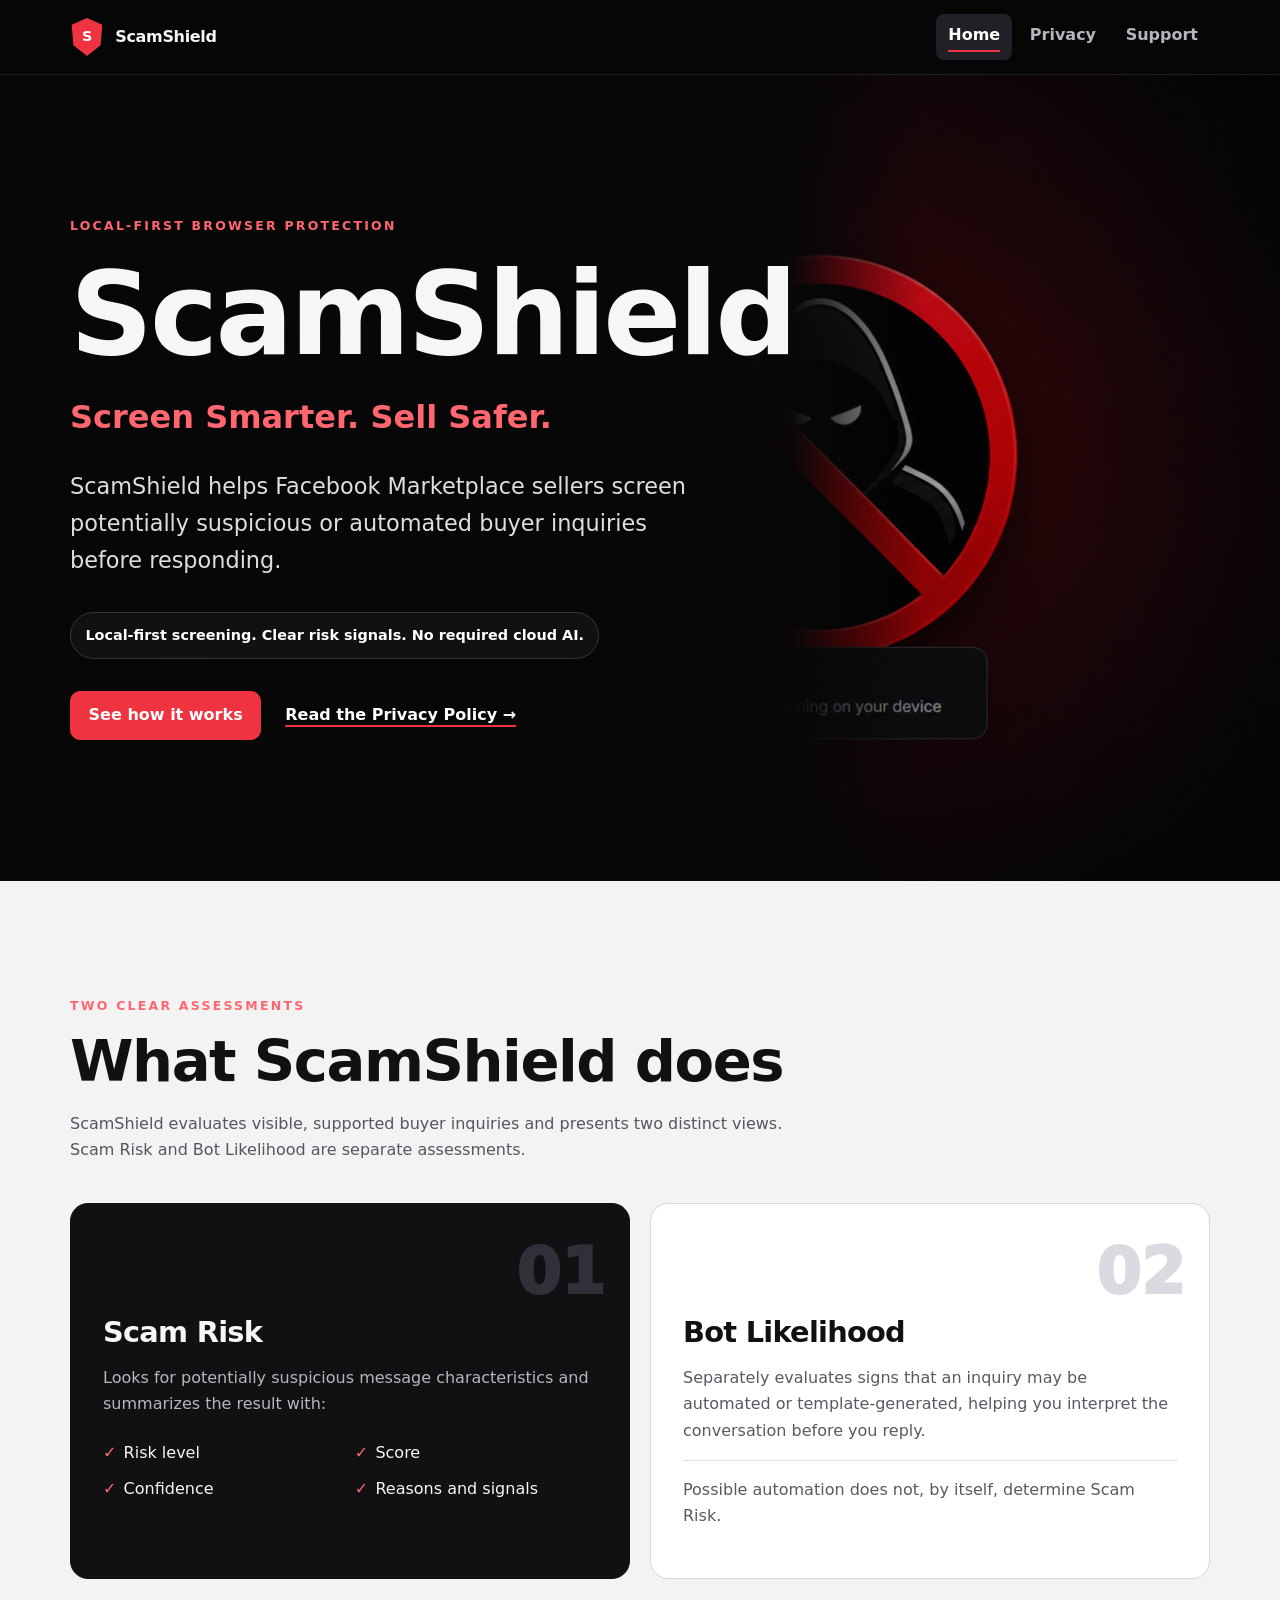
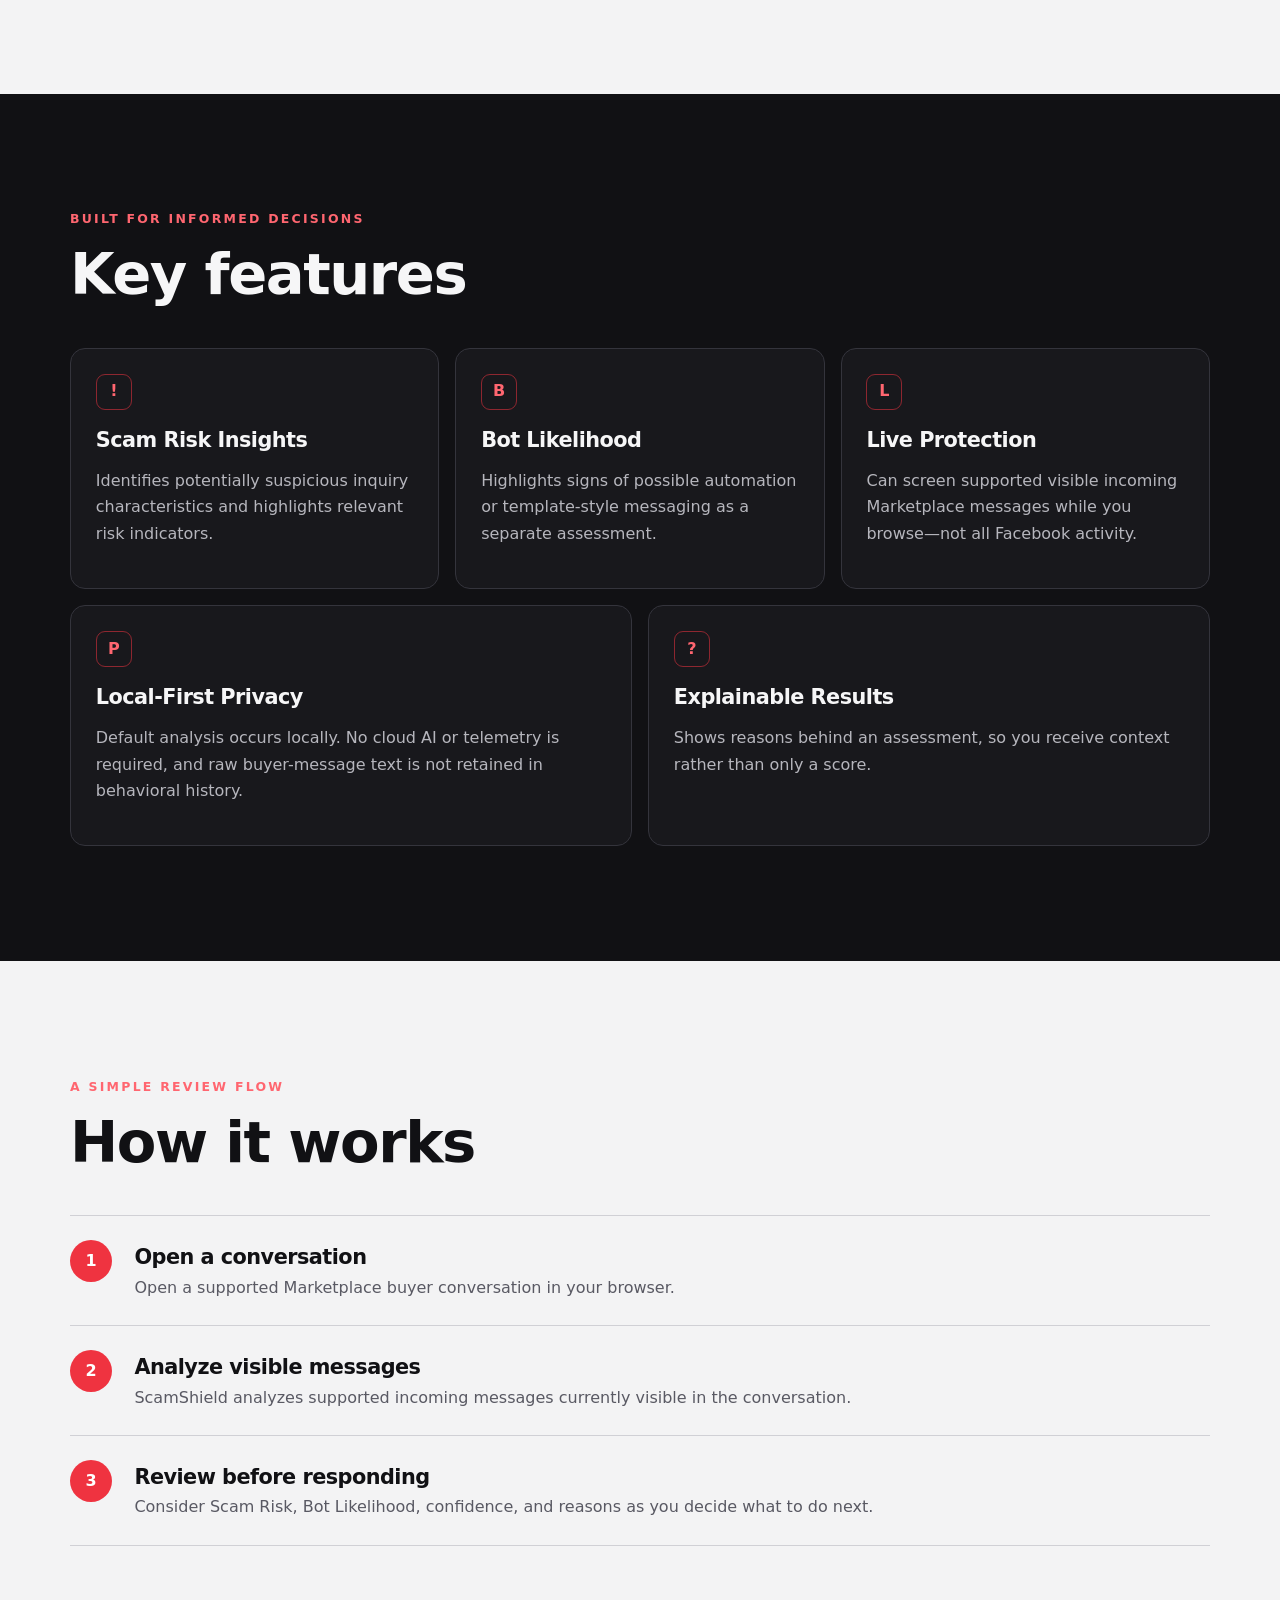
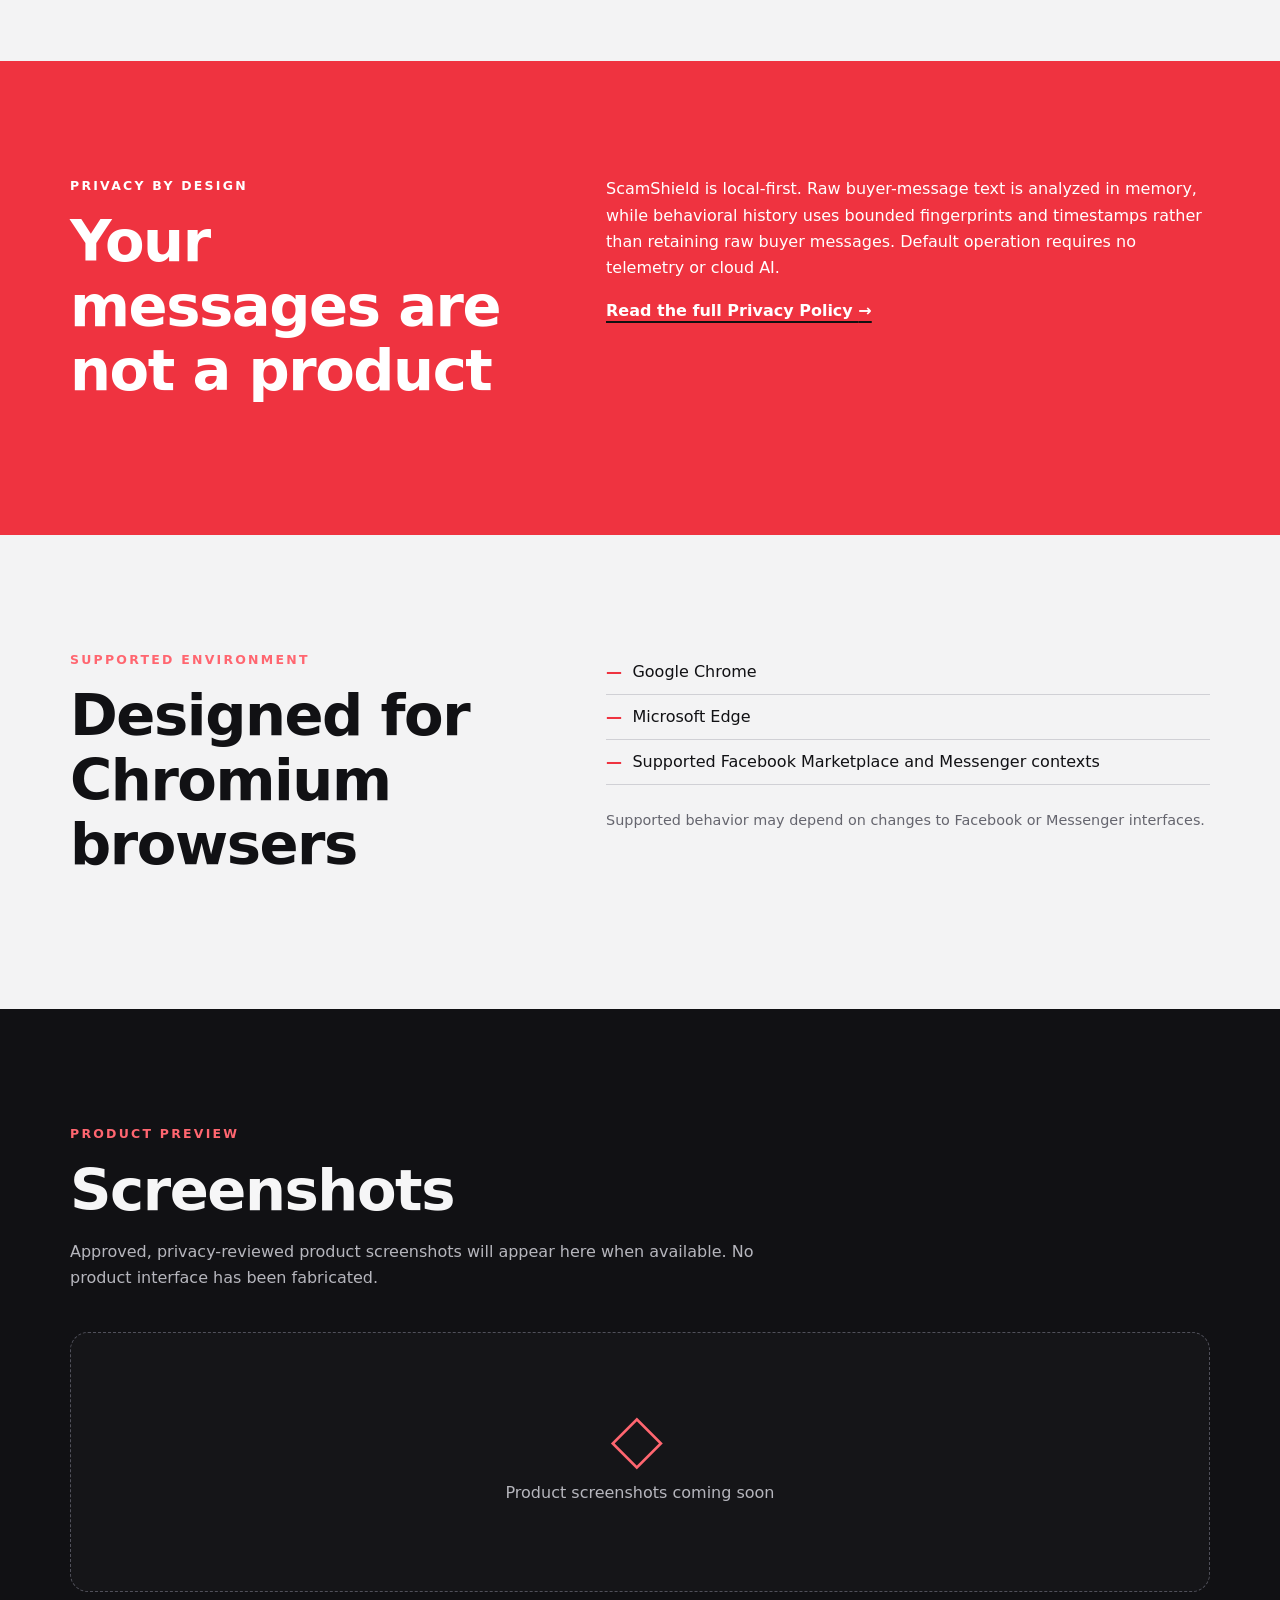
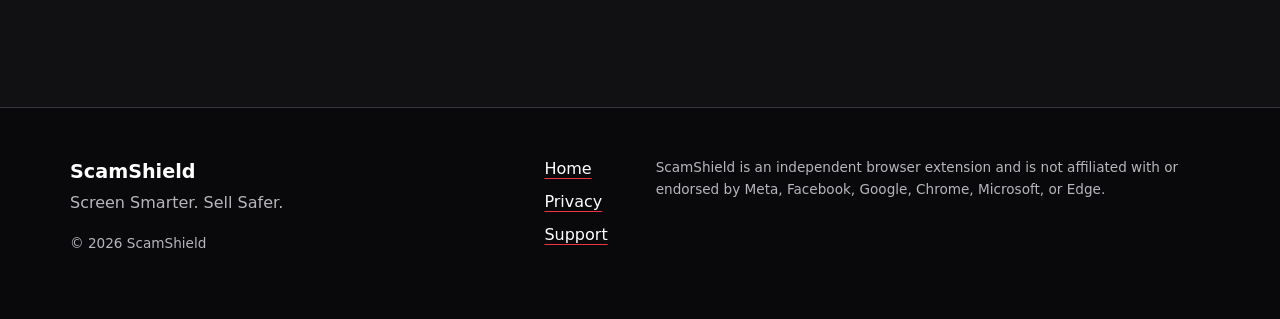
<file: index.html>
<!doctype html>
<html lang="en">
<head>
  <meta charset="utf-8">
  <meta name="viewport" content="width=device-width, initial-scale=1">
  <meta name="description" content="ScamShield helps Facebook Marketplace sellers screen potentially suspicious or automated buyer inquiries using local-first Scam Risk and Bot Likelihood analysis.">
  <meta name="theme-color" content="#0a0a0b">
  <meta http-equiv="Content-Security-Policy" content="default-src 'self'; img-src 'self' data:; style-src 'self'; script-src 'none'; object-src 'none'; base-uri 'self'; form-action 'none'; frame-ancestors 'none'; upgrade-insecure-requests">
  <title>ScamShield — Screen Smarter. Sell Safer.</title>
  <link rel="icon" href="assets/logo/favicon.svg" type="image/svg+xml">
  <link rel="stylesheet" href="styles.css">
</head>
<body>
  <a class="skip-link" href="#main-content">Skip to main content</a>
  <header class="site-header">
    <div class="container nav-wrap">
      <a class="brand" href="index.html" aria-label="ScamShield home">
        <span class="brand-mark" aria-hidden="true">S</span>
        <span>ScamShield</span>
      </a>
      <nav aria-label="Primary navigation">
        <ul class="nav-list">
          <li><a href="index.html" aria-current="page">Home</a></li>
          <li><a href="privacy.html">Privacy</a></li>
          <li><a href="support.html">Support</a></li>
        </ul>
      </nav>
    </div>
  </header>

  <main id="main-content">
    <section class="hero">
      <div class="container hero-grid">
        <div class="hero-content">
          <p class="eyebrow">Local-first browser protection</p>
          <h1>ScamShield</h1>
          <p class="tagline">Screen Smarter. Sell Safer.</p>
          <p class="hero-copy">ScamShield helps Facebook Marketplace sellers screen potentially suspicious or automated buyer inquiries before responding.</p>
          <p class="signal-line">Local-first screening. Clear risk signals. No required cloud AI.</p>
          <div class="hero-actions">
            <a class="button" href="#how-it-works">See how it works</a>
            <a class="text-link" href="privacy.html">Read the Privacy Policy <span aria-hidden="true">→</span></a>
          </div>
        </div>
      </div>
    </section>

    <section class="section" aria-labelledby="assessments-title">
      <div class="container">
        <div class="section-heading">
          <p class="eyebrow">Two clear assessments</p>
          <h2 id="assessments-title">What ScamShield does</h2>
          <p>ScamShield evaluates visible, supported buyer inquiries and presents two distinct views. Scam Risk and Bot Likelihood are separate assessments.</p>
        </div>
        <div class="assessment-grid">
          <article class="assessment-card accent-card">
            <span class="card-number" aria-hidden="true">01</span>
            <h3>Scam Risk</h3>
            <p>Looks for potentially suspicious message characteristics and summarizes the result with:</p>
            <ul class="check-list">
              <li>Risk level</li><li>Score</li><li>Confidence</li><li>Reasons and signals</li>
            </ul>
          </article>
          <article class="assessment-card">
            <span class="card-number" aria-hidden="true">02</span>
            <h3>Bot Likelihood</h3>
            <p>Separately evaluates signs that an inquiry may be automated or template-generated, helping you interpret the conversation before you reply.</p>
            <p class="card-note">Possible automation does not, by itself, determine Scam Risk.</p>
          </article>
        </div>
      </div>
    </section>

    <section class="section section-dark" aria-labelledby="features-title">
      <div class="container">
        <div class="section-heading">
          <p class="eyebrow">Built for informed decisions</p>
          <h2 id="features-title">Key features</h2>
        </div>
        <div class="feature-grid">
          <article class="feature-card"><span class="feature-icon" aria-hidden="true">!</span><h3>Scam Risk Insights</h3><p>Identifies potentially suspicious inquiry characteristics and highlights relevant risk indicators.</p></article>
          <article class="feature-card"><span class="feature-icon" aria-hidden="true">B</span><h3>Bot Likelihood</h3><p>Highlights signs of possible automation or template-style messaging as a separate assessment.</p></article>
          <article class="feature-card"><span class="feature-icon" aria-hidden="true">L</span><h3>Live Protection</h3><p>Can screen supported visible incoming Marketplace messages while you browse—not all Facebook activity.</p></article>
          <article class="feature-card"><span class="feature-icon" aria-hidden="true">P</span><h3>Local-First Privacy</h3><p>Default analysis occurs locally. No cloud AI or telemetry is required, and raw buyer-message text is not retained in behavioral history.</p></article>
          <article class="feature-card"><span class="feature-icon" aria-hidden="true">?</span><h3>Explainable Results</h3><p>Shows reasons behind an assessment, so you receive context rather than only a score.</p></article>
        </div>
      </div>
    </section>

    <section class="section" id="how-it-works" aria-labelledby="how-title">
      <div class="container">
        <div class="section-heading">
          <p class="eyebrow">A simple review flow</p>
          <h2 id="how-title">How it works</h2>
        </div>
        <ol class="steps">
          <li><span>1</span><div><h3>Open a conversation</h3><p>Open a supported Marketplace buyer conversation in your browser.</p></div></li>
          <li><span>2</span><div><h3>Analyze visible messages</h3><p>ScamShield analyzes supported incoming messages currently visible in the conversation.</p></div></li>
          <li><span>3</span><div><h3>Review before responding</h3><p>Consider Scam Risk, Bot Likelihood, confidence, and reasons as you decide what to do next.</p></div></li>
        </ol>
      </div>
    </section>

    <section class="section privacy-band" aria-labelledby="privacy-summary-title">
      <div class="container split-layout">
        <div>
          <p class="eyebrow">Privacy by design</p>
          <h2 id="privacy-summary-title">Your messages are not a product</h2>
        </div>
        <div>
          <p>ScamShield is local-first. Raw buyer-message text is analyzed in memory, while behavioral history uses bounded fingerprints and timestamps rather than retaining raw buyer messages. Default operation requires no telemetry or cloud AI.</p>
          <a class="text-link" href="privacy.html">Read the full Privacy Policy <span aria-hidden="true">→</span></a>
        </div>
      </div>
    </section>

    <section class="section" aria-labelledby="environment-title">
      <div class="container split-layout">
        <div>
          <p class="eyebrow">Supported environment</p>
          <h2 id="environment-title">Designed for Chromium browsers</h2>
        </div>
        <div>
          <ul class="plain-list"><li>Google Chrome</li><li>Microsoft Edge</li><li>Supported Facebook Marketplace and Messenger contexts</li></ul>
          <p class="fine-print">Supported behavior may depend on changes to Facebook or Messenger interfaces.</p>
        </div>
      </div>
    </section>

    <section class="section section-dark" aria-labelledby="screenshots-title">
      <div class="container">
        <div class="section-heading">
          <p class="eyebrow">Product preview</p>
          <h2 id="screenshots-title">Screenshots</h2>
          <p>Approved, privacy-reviewed product screenshots will appear here when available. No product interface has been fabricated.</p>
        </div>
        <div class="empty-preview" role="note"><span aria-hidden="true">□</span><p>Product screenshots coming soon</p></div>
      </div>
    </section>
  </main>

  <footer class="site-footer">
    <div class="container footer-grid">
      <div><p class="footer-brand">ScamShield</p><p>Screen Smarter. Sell Safer.</p><p class="copyright">© 2026 ScamShield</p></div>
      <nav aria-label="Footer navigation"><a href="index.html">Home</a><a href="privacy.html">Privacy</a><a href="support.html">Support</a></nav>
      <p class="disclaimer">ScamShield is an independent browser extension and is not affiliated with or endorsed by Meta, Facebook, Google, Chrome, Microsoft, or Edge.</p>
    </div>
  </footer>
</body>
</html>
</file>
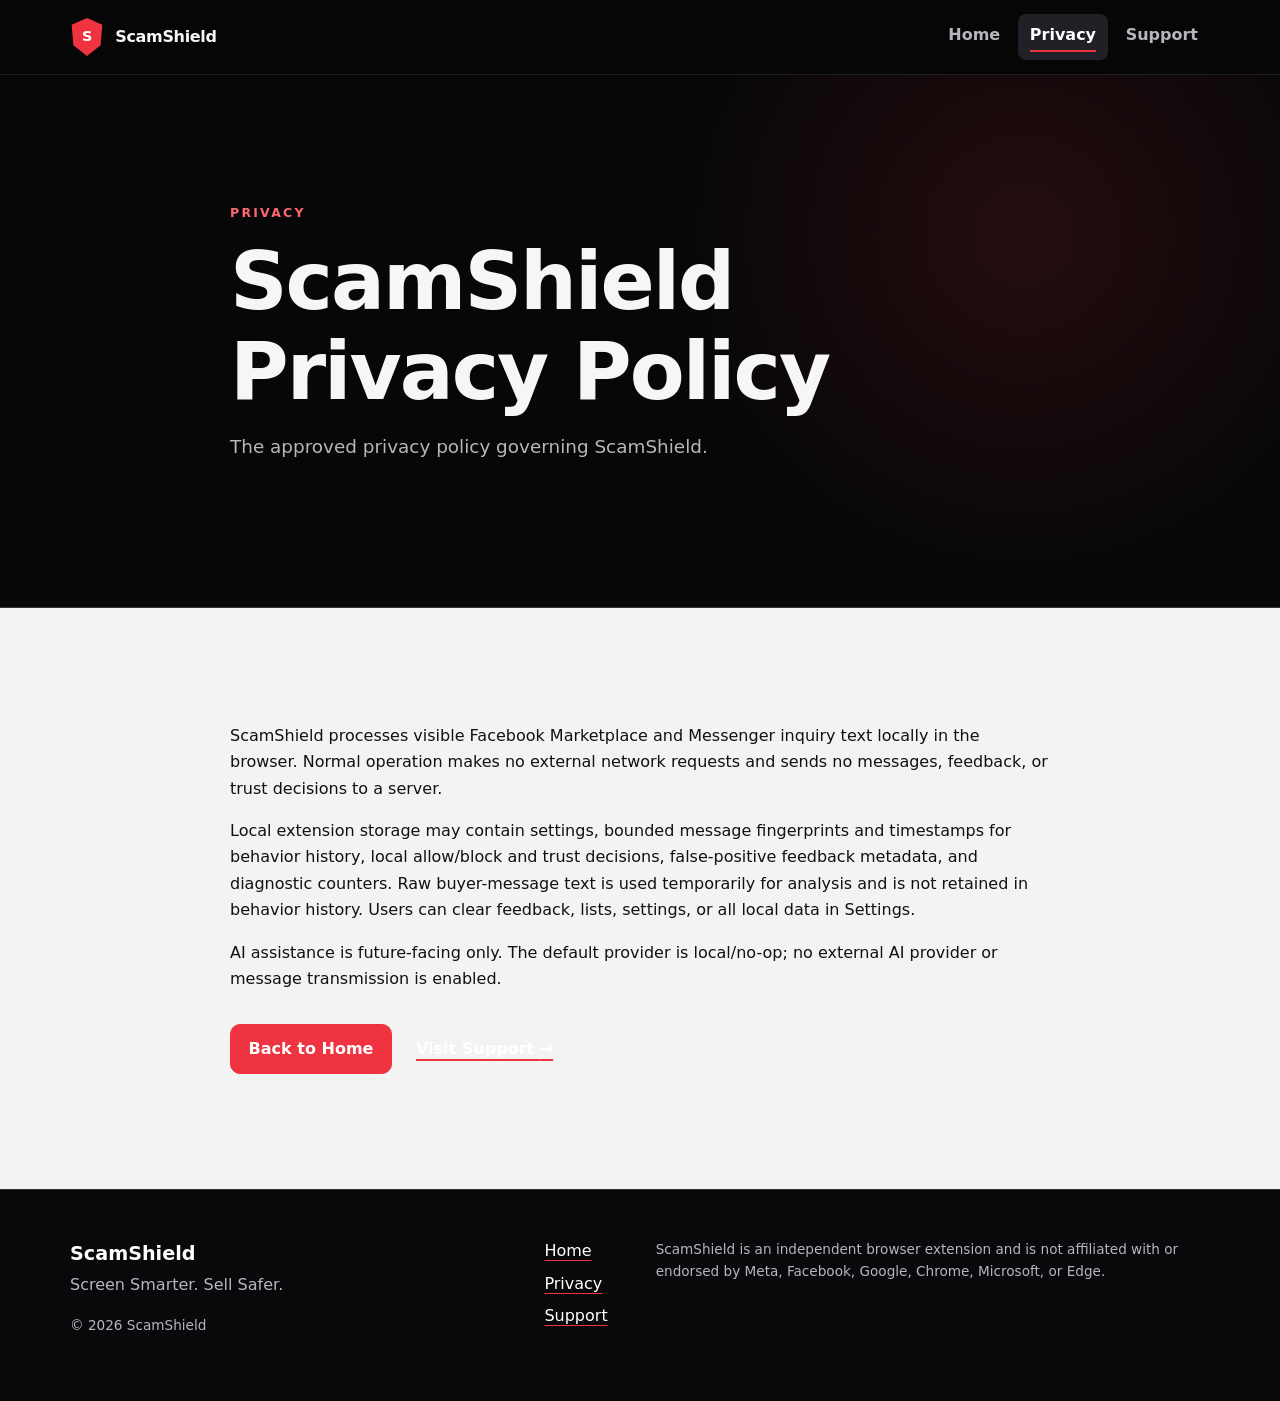
<file: privacy.html>
<!doctype html>
<html lang="en">
<head>
  <meta charset="utf-8">
  <meta name="viewport" content="width=device-width, initial-scale=1">
  <meta name="description" content="Read the ScamShield privacy policy and learn how the browser extension handles data.">
  <meta name="theme-color" content="#0a0a0b">
  <meta http-equiv="Content-Security-Policy" content="default-src 'self'; img-src 'self' data:; style-src 'self'; script-src 'none'; object-src 'none'; base-uri 'self'; form-action 'none'; frame-ancestors 'none'; upgrade-insecure-requests">
  <title>ScamShield Privacy Policy</title>
  <link rel="icon" href="assets/logo/favicon.svg" type="image/svg+xml">
  <link rel="stylesheet" href="styles.css">
</head>
<body>
  <a class="skip-link" href="#main-content">Skip to main content</a>
  <header class="site-header"><div class="container nav-wrap"><a class="brand" href="index.html" aria-label="ScamShield home"><span class="brand-mark" aria-hidden="true">S</span><span>ScamShield</span></a><nav aria-label="Primary navigation"><ul class="nav-list"><li><a href="index.html">Home</a></li><li><a href="privacy.html" aria-current="page">Privacy</a></li><li><a href="support.html">Support</a></li></ul></nav></div></header>
  <main id="main-content">
    <section class="page-hero"><div class="container narrow"><p class="eyebrow">Privacy</p><h1>ScamShield Privacy Policy</h1><p>The approved privacy policy governing ScamShield.</p></div></section>
    <section class="section"><div class="container narrow">
      <article class="policy-content" aria-label="Approved ScamShield privacy policy">
        <p>ScamShield processes visible Facebook Marketplace and Messenger inquiry text locally in the browser. Normal operation makes no external network requests and sends no messages, feedback, or trust decisions to a server.</p>
        <p>Local extension storage may contain settings, bounded message fingerprints and timestamps for behavior history, local allow/block and trust decisions, false-positive feedback metadata, and diagnostic counters. Raw buyer-message text is used temporarily for analysis and is not retained in behavior history. Users can clear feedback, lists, settings, or all local data in Settings.</p>
        <p>AI assistance is future-facing only. The default provider is local/no-op; no external AI provider or message transmission is enabled.</p>
      </article>
      <div class="page-links"><a class="button" href="index.html">Back to Home</a><a class="text-link" href="support.html">Visit Support <span aria-hidden="true">→</span></a></div>
    </div></section>
  </main>
  <footer class="site-footer"><div class="container footer-grid"><div><p class="footer-brand">ScamShield</p><p>Screen Smarter. Sell Safer.</p><p class="copyright">© 2026 ScamShield</p></div><nav aria-label="Footer navigation"><a href="index.html">Home</a><a href="privacy.html">Privacy</a><a href="support.html">Support</a></nav><p class="disclaimer">ScamShield is an independent browser extension and is not affiliated with or endorsed by Meta, Facebook, Google, Chrome, Microsoft, or Edge.</p></div></footer>
</body>
</html>
</file>
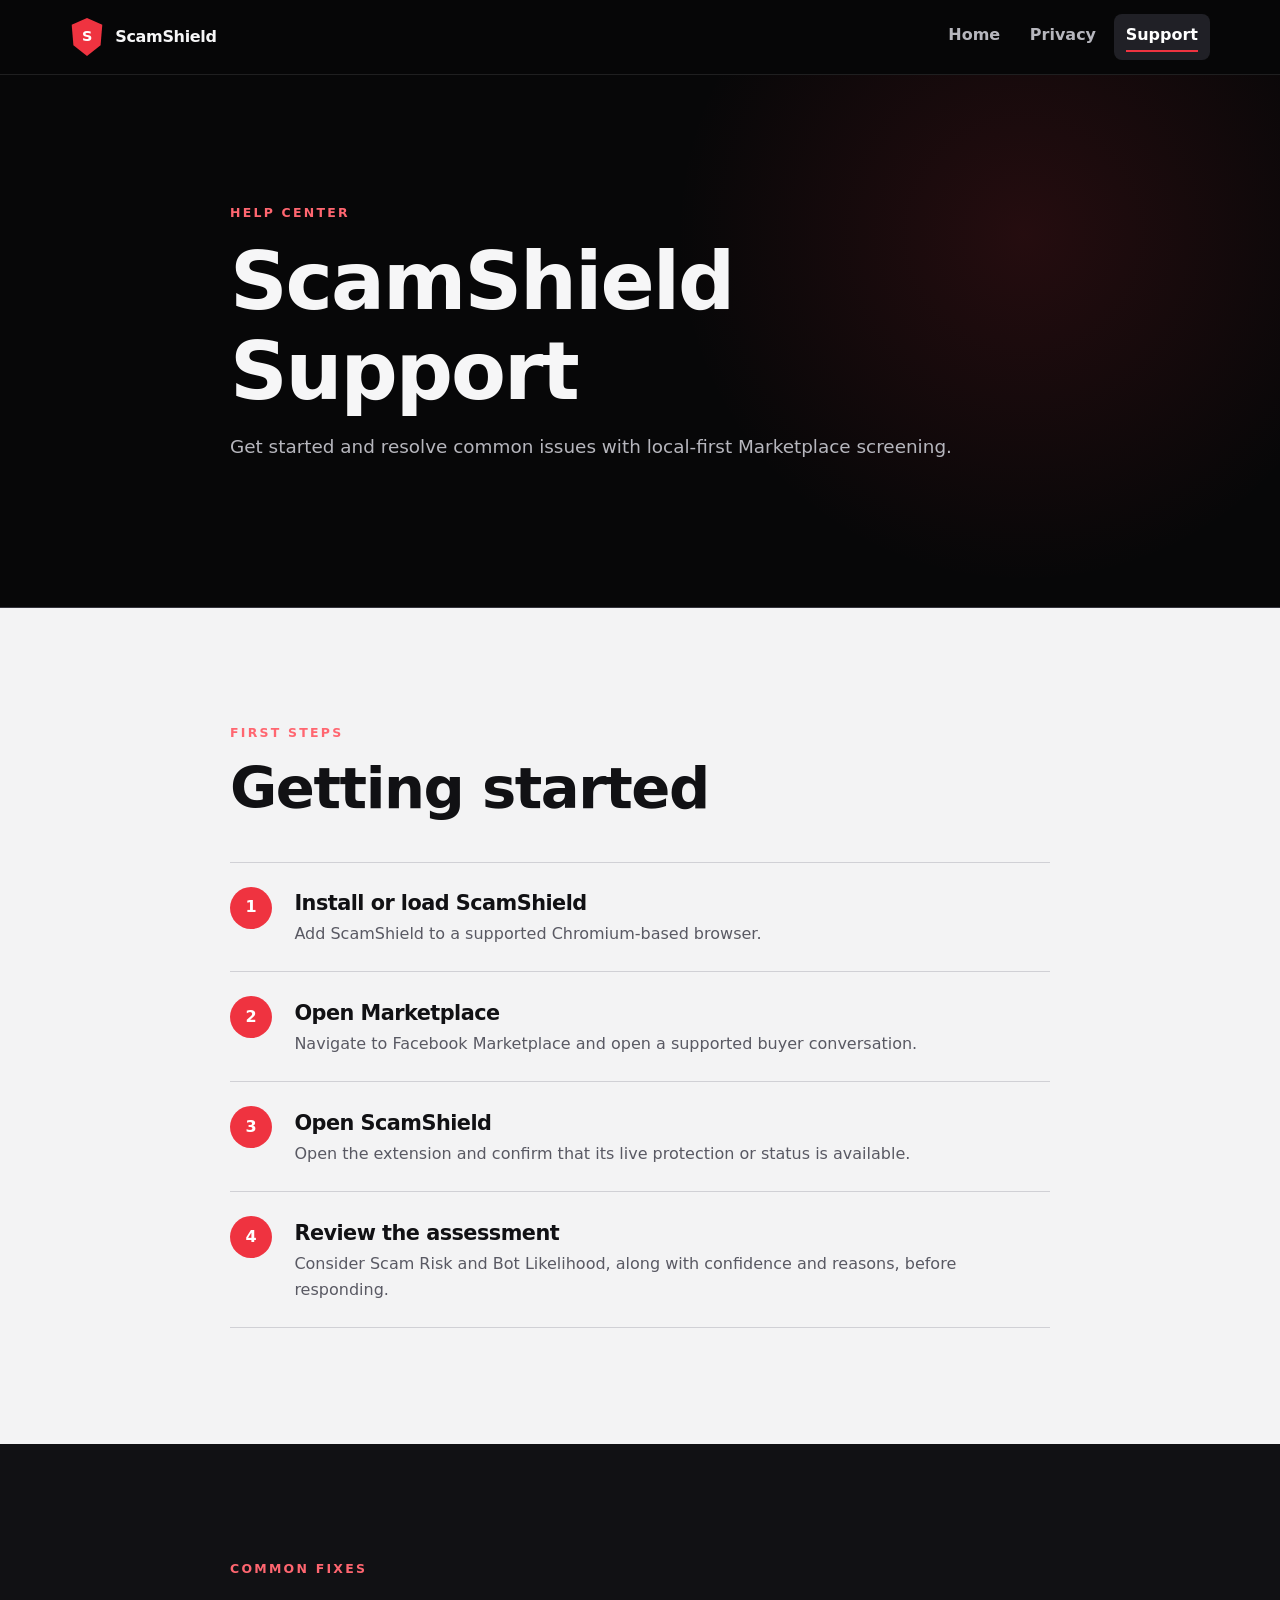
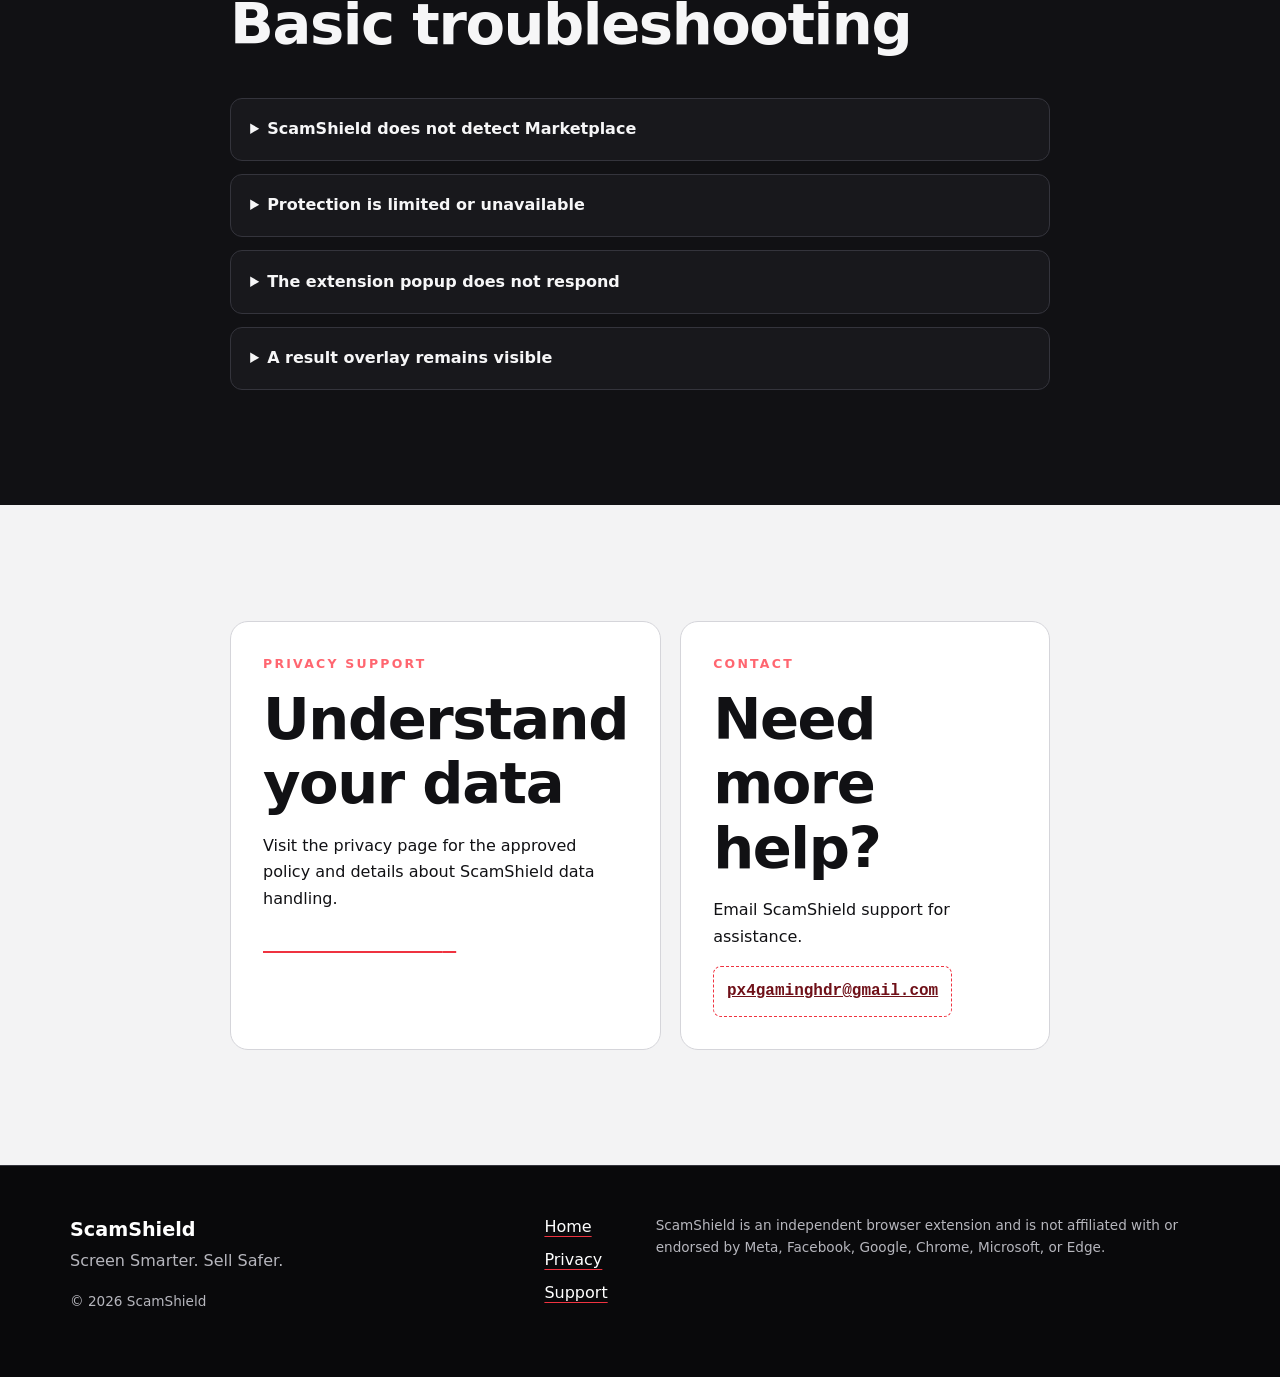
<file: support.html>
<!doctype html>
<html lang="en">
<head>
  <meta charset="utf-8">
  <meta name="viewport" content="width=device-width, initial-scale=1">
  <meta name="description" content="Get started with ScamShield and find help for common browser extension issues.">
  <meta name="theme-color" content="#0a0a0b">
  <meta http-equiv="Content-Security-Policy" content="default-src 'self'; img-src 'self' data:; style-src 'self'; script-src 'none'; object-src 'none'; base-uri 'self'; form-action 'none'; frame-ancestors 'none'; upgrade-insecure-requests">
  <title>ScamShield Support</title>
  <link rel="icon" href="assets/logo/favicon.svg" type="image/svg+xml">
  <link rel="stylesheet" href="styles.css">
</head>
<body>
  <a class="skip-link" href="#main-content">Skip to main content</a>
  <header class="site-header"><div class="container nav-wrap"><a class="brand" href="index.html" aria-label="ScamShield home"><span class="brand-mark" aria-hidden="true">S</span><span>ScamShield</span></a><nav aria-label="Primary navigation"><ul class="nav-list"><li><a href="index.html">Home</a></li><li><a href="privacy.html">Privacy</a></li><li><a href="support.html" aria-current="page">Support</a></li></ul></nav></div></header>
  <main id="main-content">
    <section class="page-hero"><div class="container narrow"><p class="eyebrow">Help center</p><h1>ScamShield Support</h1><p>Get started and resolve common issues with local-first Marketplace screening.</p></div></section>
    <section class="section"><div class="container narrow"><div class="section-heading"><p class="eyebrow">First steps</p><h2>Getting started</h2></div><ol class="steps compact"><li><span>1</span><div><h3>Install or load ScamShield</h3><p>Add ScamShield to a supported Chromium-based browser.</p></div></li><li><span>2</span><div><h3>Open Marketplace</h3><p>Navigate to Facebook Marketplace and open a supported buyer conversation.</p></div></li><li><span>3</span><div><h3>Open ScamShield</h3><p>Open the extension and confirm that its live protection or status is available.</p></div></li><li><span>4</span><div><h3>Review the assessment</h3><p>Consider Scam Risk and Bot Likelihood, along with confidence and reasons, before responding.</p></div></li></ol></div></section>
    <section class="section section-dark"><div class="container narrow"><div class="section-heading"><p class="eyebrow">Common fixes</p><h2>Basic troubleshooting</h2></div><div class="faq-list">
      <details><summary>ScamShield does not detect Marketplace</summary><div><p>Refresh the Facebook page, reopen the conversation, confirm ScamShield is enabled, and reopen the extension popup.</p></div></details>
      <details><summary>Protection is limited or unavailable</summary><div><p>Changes to Facebook or Messenger interfaces may temporarily affect detection in supported contexts. Refresh the page and try again later if the issue continues.</p></div></details>
      <details><summary>The extension popup does not respond</summary><div><p>Reload the page, restart the browser, or disable and re-enable the extension if appropriate.</p></div></details>
      <details><summary>A result overlay remains visible</summary><div><p>Temporary result overlays can be manually dismissed and are also designed to auto-dismiss.</p></div></details>
    </div></div></section>
    <section class="section"><div class="container narrow"><div class="support-grid"><article><p class="eyebrow">Privacy support</p><h2>Understand your data</h2><p>Visit the privacy page for the approved policy and details about ScamShield data handling.</p><a class="text-link" href="privacy.html">View Privacy Policy <span aria-hidden="true">→</span></a></article><article><p class="eyebrow">Contact</p><h2>Need more help?</h2><p>Email ScamShield support for assistance.</p><a class="contact-placeholder" href="mailto:px4gaminghdr@gmail.com">px4gaminghdr@gmail.com</a></article></div></div></section>
  </main>
  <footer class="site-footer"><div class="container footer-grid"><div><p class="footer-brand">ScamShield</p><p>Screen Smarter. Sell Safer.</p><p class="copyright">© 2026 ScamShield</p></div><nav aria-label="Footer navigation"><a href="index.html">Home</a><a href="privacy.html">Privacy</a><a href="support.html">Support</a></nav><p class="disclaimer">ScamShield is an independent browser extension and is not affiliated with or endorsed by Meta, Facebook, Google, Chrome, Microsoft, or Edge.</p></div></footer>
</body>
</html>
</file>
<file: styles.css>
:root{color-scheme:dark;--black:#070708;--charcoal:#111114;--panel:#18181c;--panel-2:#202026;--line:#34343c;--text:#f6f6f7;--muted:#b6b6bd;--red:#ef3340;--red-dark:#b81322;--red-soft:#ff6670;--max:1140px;--radius:18px;--shadow:0 24px 70px rgba(0,0,0,.35)}
*{box-sizing:border-box}html{scroll-behavior:smooth}body{margin:0;background:var(--black);color:var(--text);font-family:Inter,ui-sans-serif,system-ui,-apple-system,BlinkMacSystemFont,"Segoe UI",sans-serif;font-size:1rem;line-height:1.65}a{color:inherit}p{margin:0 0 1rem}h1,h2,h3{margin:0 0 1rem;line-height:1.12;letter-spacing:-.025em}h1{font-size:clamp(3.25rem,9vw,7.25rem)}h2{font-size:clamp(2rem,5vw,3.6rem)}h3{font-size:1.3rem}code{font-family:ui-monospace,SFMono-Regular,Consolas,monospace}.container{width:min(calc(100% - 2.5rem),var(--max));margin-inline:auto}.narrow{max-width:820px}.skip-link{position:fixed;z-index:100;top:1rem;left:1rem;padding:.75rem 1rem;background:#fff;color:#000;border-radius:8px;transform:translateY(-160%)}.skip-link:focus{transform:none}.site-header{position:sticky;z-index:20;top:0;background:rgba(7,7,8,.92);border-bottom:1px solid rgba(255,255,255,.1);backdrop-filter:blur(16px)}.nav-wrap{min-height:74px;display:flex;align-items:center;justify-content:space-between;gap:2rem}.brand{display:inline-flex;align-items:center;gap:.7rem;text-decoration:none;font-weight:800;letter-spacing:-.02em}.brand-mark{display:grid;width:34px;height:38px;place-items:center;background:var(--red);color:#fff;font-size:.9rem;clip-path:polygon(50% 0,95% 18%,90% 72%,50% 100%,10% 72%,5% 18%)}.nav-list{display:flex;gap:.35rem;margin:0;padding:0;list-style:none}.nav-list a{display:block;padding:.5rem .75rem;border-radius:8px;color:var(--muted);text-decoration:none;font-weight:700}.nav-list a:hover,.nav-list a[aria-current=page]{background:var(--panel-2);color:#fff}.nav-list a[aria-current=page]::after{content:"";display:block;height:2px;margin-top:2px;background:var(--red)}a:focus-visible,summary:focus-visible{outline:3px solid #fff;outline-offset:3px}.hero{position:relative;overflow:hidden;padding:clamp(5rem,11vw,9rem) 0;background-color:var(--black);background-image:linear-gradient(90deg,#070708 0%,rgba(7,7,8,.995) 56%,rgba(7,7,8,.98) 62%,rgba(7,7,8,.18) 72%,rgba(7,7,8,.08) 100%),url("assets/backgrounds/landing-page-background.png");background-position:right center;background-repeat:no-repeat;background-size:auto 100%}.hero::before{content:"";position:absolute;inset:0;background:linear-gradient(to bottom,rgba(7,7,8,.08),rgba(7,7,8,.18));pointer-events:none}.hero-grid{position:relative;display:block}.hero-content{max-width:650px}.eyebrow{margin-bottom:.85rem;color:var(--red-soft);font-size:.78rem;font-weight:900;letter-spacing:.18em;text-transform:uppercase}.tagline{margin:-.25rem 0 1.5rem;color:var(--red-soft);font-size:clamp(1.3rem,3vw,2rem);font-weight:800}.hero-copy{max-width:720px;color:#dedee2;font-size:clamp(1.1rem,2.4vw,1.4rem)}.signal-line{display:inline-block;margin:1.1rem 0 0;padding:.65rem .9rem;border:1px solid var(--line);border-radius:99px;background:rgba(255,255,255,.04);color:#fff;font-size:.9rem;font-weight:700}.hero-actions,.page-links{display:flex;align-items:center;gap:1.5rem;margin-top:2rem}.button{display:inline-flex;align-items:center;justify-content:center;min-height:48px;padding:.65rem 1.1rem;border:1px solid var(--red);border-radius:10px;background:var(--red);color:#fff;text-decoration:none;font-weight:850}.button:hover{background:var(--red-dark);border-color:var(--red-dark)}.text-link{color:#fff;font-weight:800;text-decoration-color:var(--red);text-decoration-thickness:2px;text-underline-offset:5px}.text-link:hover{color:var(--red-soft)}.section{padding:clamp(4.5rem,9vw,7.5rem) 0;background:#f3f3f4;color:#111114}.section-dark{background:var(--charcoal);color:var(--text)}.section-heading{max-width:740px;margin-bottom:2.5rem}.section-heading>p:last-child{color:#555560}.section-dark .section-heading>p:last-child{color:var(--muted)}.assessment-grid{display:grid;grid-template-columns:repeat(2,1fr);gap:1.25rem}.assessment-card{position:relative;overflow:hidden;min-height:345px;padding:2rem;border:1px solid #d5d5da;border-radius:var(--radius);background:#fff}.accent-card{background:var(--charcoal);color:var(--text);border-color:var(--charcoal)}.card-number{position:absolute;right:1.5rem;top:1rem;color:#dadae0;font-size:4rem;font-weight:950}.accent-card .card-number{color:#303038}.assessment-card h3{position:relative;margin-top:5rem;font-size:1.8rem}.assessment-card p{position:relative;color:#595963}.accent-card p{color:var(--muted)}.check-list{display:grid;grid-template-columns:repeat(2,1fr);gap:.6rem;margin:1.4rem 0 0;padding:0;list-style:none}.check-list li::before{content:"✓";margin-right:.45rem;color:var(--red-soft);font-weight:900}.card-note{padding-top:1rem;border-top:1px solid #dddde2}.feature-grid{display:grid;grid-template-columns:repeat(6,1fr);gap:1rem}.feature-card{grid-column:span 2;padding:1.55rem;border:1px solid var(--line);border-radius:15px;background:var(--panel)}.feature-card:nth-child(4),.feature-card:nth-child(5){grid-column:span 3}.feature-card p{color:var(--muted)}.feature-icon{display:grid;width:36px;height:36px;margin-bottom:1.2rem;place-items:center;border:1px solid rgba(239,51,64,.55);border-radius:9px;color:var(--red-soft);font-weight:900}.steps{display:grid;margin:0;padding:0;list-style:none;counter-reset:step}.steps li{display:grid;grid-template-columns:auto 1fr;gap:1.4rem;padding:1.5rem 0;border-top:1px solid #d0d0d5}.steps li:last-child{border-bottom:1px solid #d0d0d5}.steps span{display:grid;width:42px;height:42px;place-items:center;border-radius:50%;background:var(--red);color:#fff;font-weight:900}.steps h3{margin:.35rem 0 .35rem}.steps p{margin:0;color:#595963}.steps.compact li{grid-template-columns:auto 1fr}.privacy-band{background:var(--red);color:#fff}.privacy-band .eyebrow{color:#fff}.privacy-band .text-link{text-decoration-color:#111}.split-layout{display:grid;grid-template-columns:.85fr 1.15fr;gap:clamp(2rem,7vw,7rem);align-items:start}.plain-list{margin:0 0 1.5rem;padding:0;list-style:none}.plain-list li{padding:.55rem 0;border-bottom:1px solid #d0d0d5}.plain-list li::before{content:"—";margin-right:.65rem;color:var(--red);font-weight:900}.fine-print{color:#65656e;font-size:.9rem}.empty-preview{display:grid;min-height:260px;place-items:center;align-content:center;border:1px dashed #50505a;border-radius:var(--radius);background:rgba(255,255,255,.02);color:var(--muted);text-align:center}.empty-preview span{color:var(--red-soft);font-size:3rem;transform:rotate(45deg)}.page-hero{padding:clamp(5rem,10vw,8rem) 0;border-bottom:1px solid var(--line);background:radial-gradient(circle at 80% 30%,rgba(239,51,64,.13),transparent 32%)}.page-hero h1{font-size:clamp(2.8rem,7vw,5rem)}.page-hero p:last-child{color:var(--muted);font-size:1.15rem}.placeholder-alert{padding:1.5rem;border:2px solid var(--red);border-radius:14px;background:#fff3f4;color:#2b0c0f}.placeholder-alert strong{display:block;overflow-wrap:anywhere}.placeholder-alert p{margin:.8rem 0 0}.policy-outline{margin-top:3rem}.policy-outline .plain-list{columns:2;column-gap:2rem}.policy-outline .plain-list li{break-inside:avoid}.faq-list{display:grid;gap:.8rem}.faq-list details{border:1px solid var(--line);border-radius:12px;background:var(--panel)}.faq-list summary{cursor:pointer;padding:1.1rem 1.2rem;font-weight:800}.faq-list details div{padding:0 1.2rem 1.1rem;color:var(--muted)}.faq-list details p{margin:0}.support-grid{display:grid;grid-template-columns:repeat(2,1fr);gap:1.2rem}.support-grid article{padding:2rem;border:1px solid #d5d5da;border-radius:var(--radius);background:#fff}.contact-placeholder{display:inline-block;padding:.7rem .8rem;border:1px dashed var(--red);border-radius:8px;color:#6f1018;font-family:ui-monospace,SFMono-Regular,Consolas,monospace;font-weight:800;overflow-wrap:anywhere}.site-footer{padding:3rem 0;border-top:1px solid var(--line);background:#09090b;color:var(--muted)}.footer-grid{display:grid;grid-template-columns:1fr auto 1.3fr;gap:3rem;align-items:start}.footer-brand{margin-bottom:.15rem;color:#fff;font-size:1.2rem;font-weight:900}.copyright{margin-top:1rem;font-size:.85rem}.site-footer nav{display:flex;flex-direction:column;gap:.4rem}.site-footer nav a{color:#fff;text-decoration-color:var(--red);text-underline-offset:4px}.disclaimer{font-size:.85rem}
@media (max-width:800px){.split-layout,.footer-grid{grid-template-columns:1fr}.hero{background-image:linear-gradient(90deg,rgba(7,7,8,.99),rgba(7,7,8,.9) 68%,rgba(7,7,8,.66)),url("assets/backgrounds/landing-page-background.png");background-position:70% center;background-size:auto 100%}.hero-content{max-width:620px}.feature-grid{grid-template-columns:repeat(2,1fr)}.feature-card,.feature-card:nth-child(4),.feature-card:nth-child(5){grid-column:span 1}.footer-grid{gap:1.7rem}.site-footer nav{flex-direction:row;gap:1rem}}
@media (max-width:580px){.container{width:min(calc(100% - 1.5rem),var(--max))}.nav-wrap{min-height:66px;gap:.6rem}.brand>span:last-child{display:none}.nav-list a{padding:.45rem .55rem;font-size:.9rem}.hero{padding-top:4.25rem;background-image:linear-gradient(rgba(7,7,8,.88),rgba(7,7,8,.94)),url("assets/backgrounds/landing-page-background.png");background-position:72% center;background-size:auto 100%}.assessment-grid,.feature-grid,.support-grid{grid-template-columns:1fr}.check-list{grid-template-columns:1fr}.assessment-card{min-height:0}.policy-outline .plain-list{columns:1}.hero-actions,.page-links{align-items:flex-start;flex-direction:column;gap:1rem}}
@media (prefers-reduced-motion:reduce){html{scroll-behavior:auto}*,*::before,*::after{scroll-behavior:auto!important;transition-duration:.01ms!important;animation-duration:.01ms!important;animation-iteration-count:1!important}}
</file>
